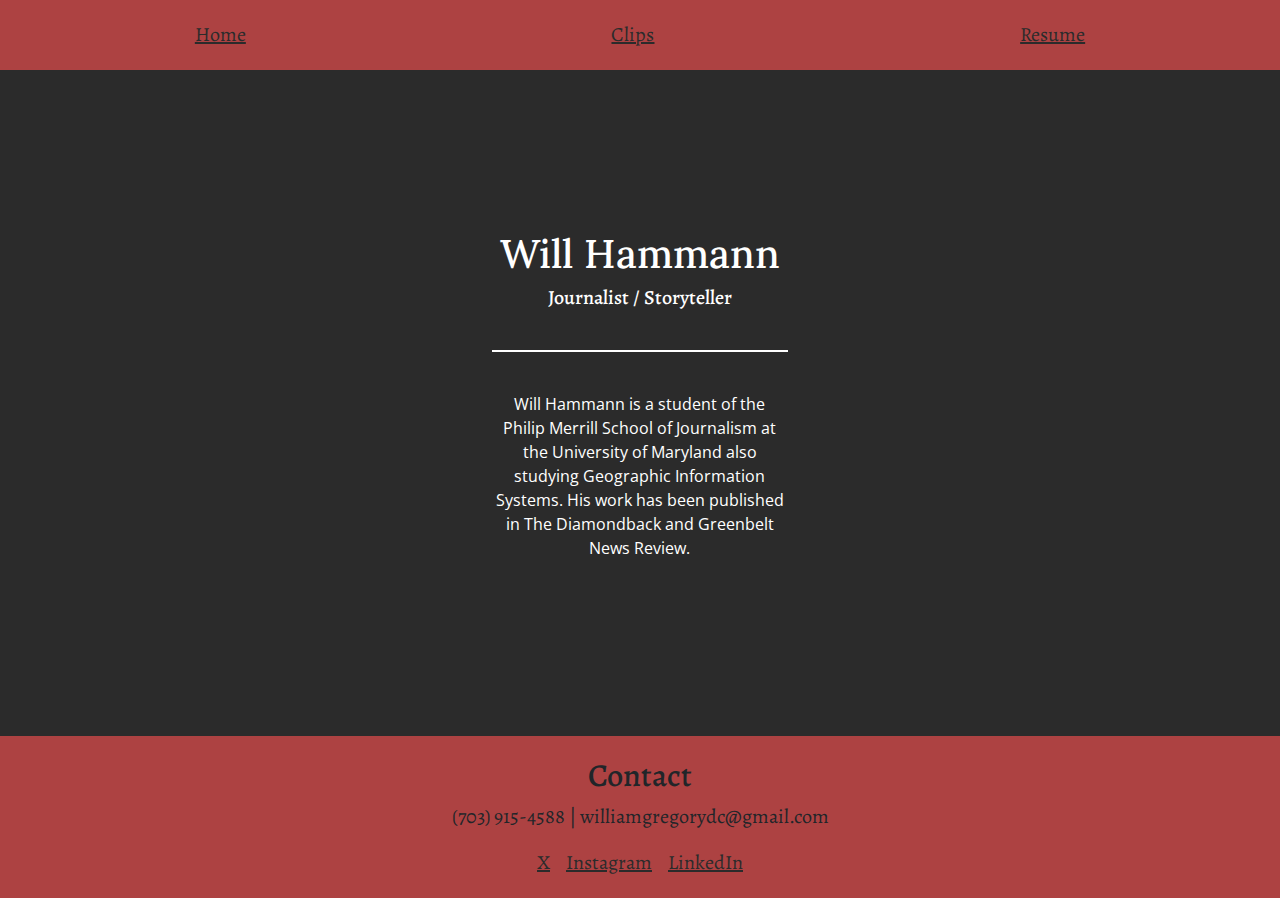
<file: index.html>
<!DOCTYPE html>
<html lang="en">
<head>
    <meta charset="UTF-8">
    <meta name="viewport" content="width=device-width, initial-scale=1.0">
    <title>Will Hammann</title>
   <!-- bootstrap js --> 
   <script src="https://cdn.jsdelivr.net/npm/@popperjs/core@2.11.8/dist/umd/popper.min.js" integrity="sha384-I7E8VVD/ismYTF4hNIPjVp/Zjvgyol6VFvRkX/vR+Vc4jQkC+hVqc2pM8ODewa9r" crossorigin="anonymous"></script>
   <script src="https://cdn.jsdelivr.net/npm/bootstrap@5.3.3/dist/js/bootstrap.min.js" integrity="sha384-0pUGZvbkm6XF6gxjEnlmuGrJXVbNuzT9qBBavbLwCsOGabYfZo0T0to5eqruptLy" crossorigin="anonymous"></script>
    <!-- bootstrap css -->
    <link href="https://cdn.jsdelivr.net/npm/bootstrap@5.3.3/dist/css/bootstrap.min.css" rel="stylesheet" integrity="sha384-QWTKZyjpPEjISv5WaRU9OFeRpok6YctnYmDr5pNlyT2bRjXh0JMhjY6hW+ALEwIH" crossorigin="anonymous">
    <!-- custom css -->
    <link rel="stylesheet" href="site/css/style.css">
    <!-- fonts Lora, Alegreya, Open Sans -->
    <link rel="preconnect" href="https://fonts.googleapis.com">
    <link rel="preconnect" href="https://fonts.gstatic.com" crossorigin>
    <link href="https://fonts.googleapis.com/css2?family=Alegreya:ital,wght@0,400..900;1,400..900&family=Lora:ital,wght@0,400..700;1,400..700&family=Open+Sans:ital,wght@0,300..800;1,300..800&display=swap" rel="stylesheet">
</head>
<body>
    <header>
        <nav class="d-flex justify-content-around gap-3">
            <a href="#">Home</a>
            <a href="/clips/">Clips</a>
            <a href="/resume/">Resume</a>
        </nav>
    </header>
    <main class="home">
        <div class="container text-center">
            <div class="row justify-content-center">
                <div class="col-lg-4">
                    <h1>Will Hammann</h1>
                    <h2>Journalist / Storyteller</h2>
                    <hr>
                    <p>Will Hammann is a student of the Philip Merrill School of Journalism at the University of Maryland also studying Geographic Information Systems. His work has been published in The Diamondback and Greenbelt News Review. </p>
                </div>
            </div>
        </div>
    </main>
    <footer>
        <div class="container text-center">
            <div class="row justify-content-center">
                <div class="col-12">
                    <h2>Contact</h2>
                    <p>(703) 915-4588 | williamgregorydc@gmail.com</p>
                    <nav class="d-flex justify-content-center gap-3">
                        <a href="#">X</a>
                        <a href="#">Instagram</a>
                        <a href="#">LinkedIn</a>
                    </nav>
                </div>
            </div>
        </div>
    </footer>
</body>
</html>
</file>
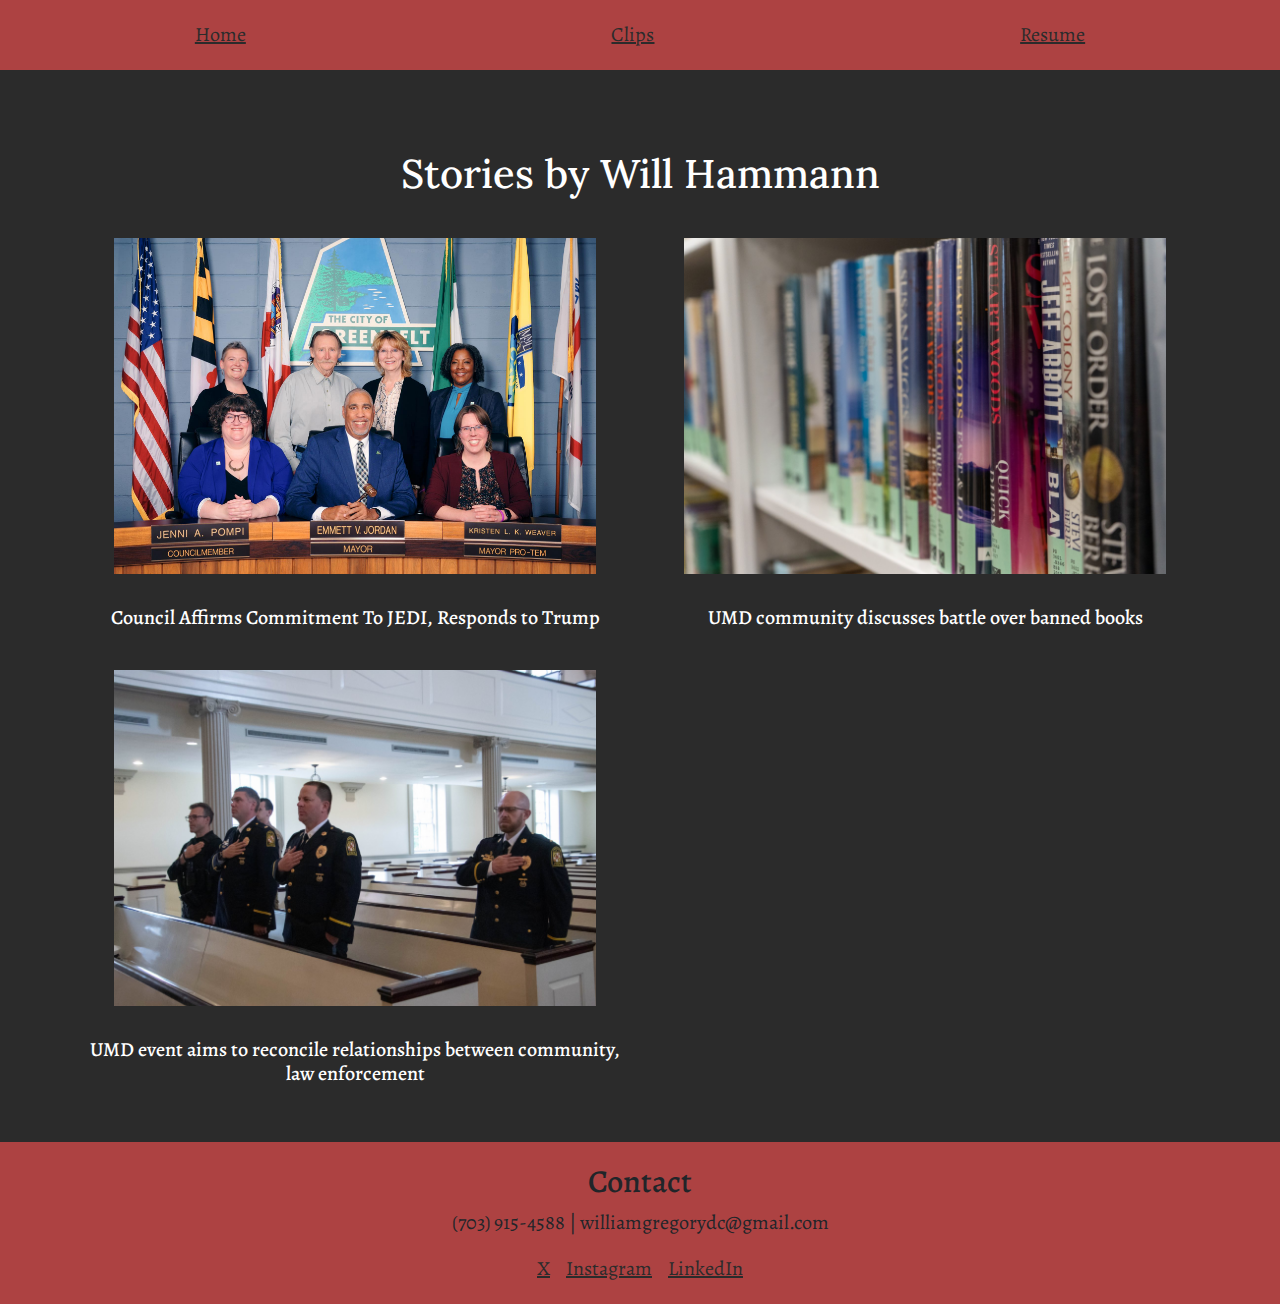
<file: clips/index.html>
<!DOCTYPE html>
<html lang="en">
<head>
    <meta charset="UTF-8">
    <meta name="viewport" content="width=device-width, initial-scale=1.0">
    <title>Clips</title>
   <!-- bootstrap js --> 
   <script src="https://cdn.jsdelivr.net/npm/@popperjs/core@2.11.8/dist/umd/popper.min.js" integrity="sha384-I7E8VVD/ismYTF4hNIPjVp/Zjvgyol6VFvRkX/vR+Vc4jQkC+hVqc2pM8ODewa9r" crossorigin="anonymous"></script>
   <script src="https://cdn.jsdelivr.net/npm/bootstrap@5.3.3/dist/js/bootstrap.min.js" integrity="sha384-0pUGZvbkm6XF6gxjEnlmuGrJXVbNuzT9qBBavbLwCsOGabYfZo0T0to5eqruptLy" crossorigin="anonymous"></script>
    <!-- bootstrap css -->
    <link href="https://cdn.jsdelivr.net/npm/bootstrap@5.3.3/dist/css/bootstrap.min.css" rel="stylesheet" integrity="sha384-QWTKZyjpPEjISv5WaRU9OFeRpok6YctnYmDr5pNlyT2bRjXh0JMhjY6hW+ALEwIH" crossorigin="anonymous">
    <!-- custom css -->
    <link rel="stylesheet" href="../site/css/style.css">
    <!--fonts Lora, Alegreya, Open Sans-->
    <link rel="preconnect" href="https://fonts.googleapis.com">
    <link rel="preconnect" href="https://fonts.gstatic.com" crossorigin>
    <link href="https://fonts.googleapis.com/css2?family=Alegreya:ital,wght@0,400..900;1,400..900&family=Lora:ital,wght@0,400..700;1,400..700&family=Open+Sans:ital,wght@0,300..800;1,300..800&display=swap" rel="stylesheet">
</head>
<body>
    <header>
        <nav class="d-flex justify-content-around gap-3">
            <a href="../">Home</a>
            <a href="#">Clips</a>
            <a href="../resume/">Resume</a>
        </nav>
    </header>
    <main>
        <div class="container text-center">
            <div class="row justify-content-center">
                <h1 class="h1">Stories by Will Hammann</h1>
                <div class="col-lg-6 col-md-6 mb-4">
                    <a href="https://www.greenbeltnewsreview.com/news-stories/council-affirms-commitment-to-jedi-responds-to-trump/">
                        <img src="../site/img/greenbeltcouncil.jpg" alt="Council affirms commitment to jedi" class="img-fluid">
                    </a>
                    <h2>Council Affirms Commitment To JEDI, Responds to Trump</h2>
                    <a href="https://dbknews.com/2023/10/09/blessings-of-the-badge-umpd-reconciliation/">
                        <img src="../site/img/badgeblessing.jpg" alt="Blessings of the badge" class="img-fluid">
                    </a>
                    <h2>UMD event aims to reconcile relationships between community, law enforcement</h2>
                </div>
                <div class="col-lg-6 col-md-6 mb-4">
                    <a href="https://dbknews.com/2023/10/23/banned-book-teach-in/">
                        <img src="../site/img/bookbanteach-in.jpeg" alt="Banned books teach-in" class="img-fluid">
                    </a>
                    <h2>UMD community discusses battle over banned books</h2>
                </div>
                <div class="col-lg-6 col-md-6 mb-4">
                    
                </div>
            </div>
        </div>
    </main>
    <footer>
        <div class="container text-center">
            <div class="row justify-content-center">
                <div class="col-12">
                    <h2>Contact</h2>
                    <p>(703) 915-4588 | williamgregorydc@gmail.com</p>
                    <nav class="d-flex justify-content-center gap-3">
                        <a href="#">X</a>
                        <a href="#">Instagram</a>
                        <a href="#">LinkedIn</a>
                    </nav>
                </div>
            </div>
        </div>
    </footer>
</body>
</html>
</file>
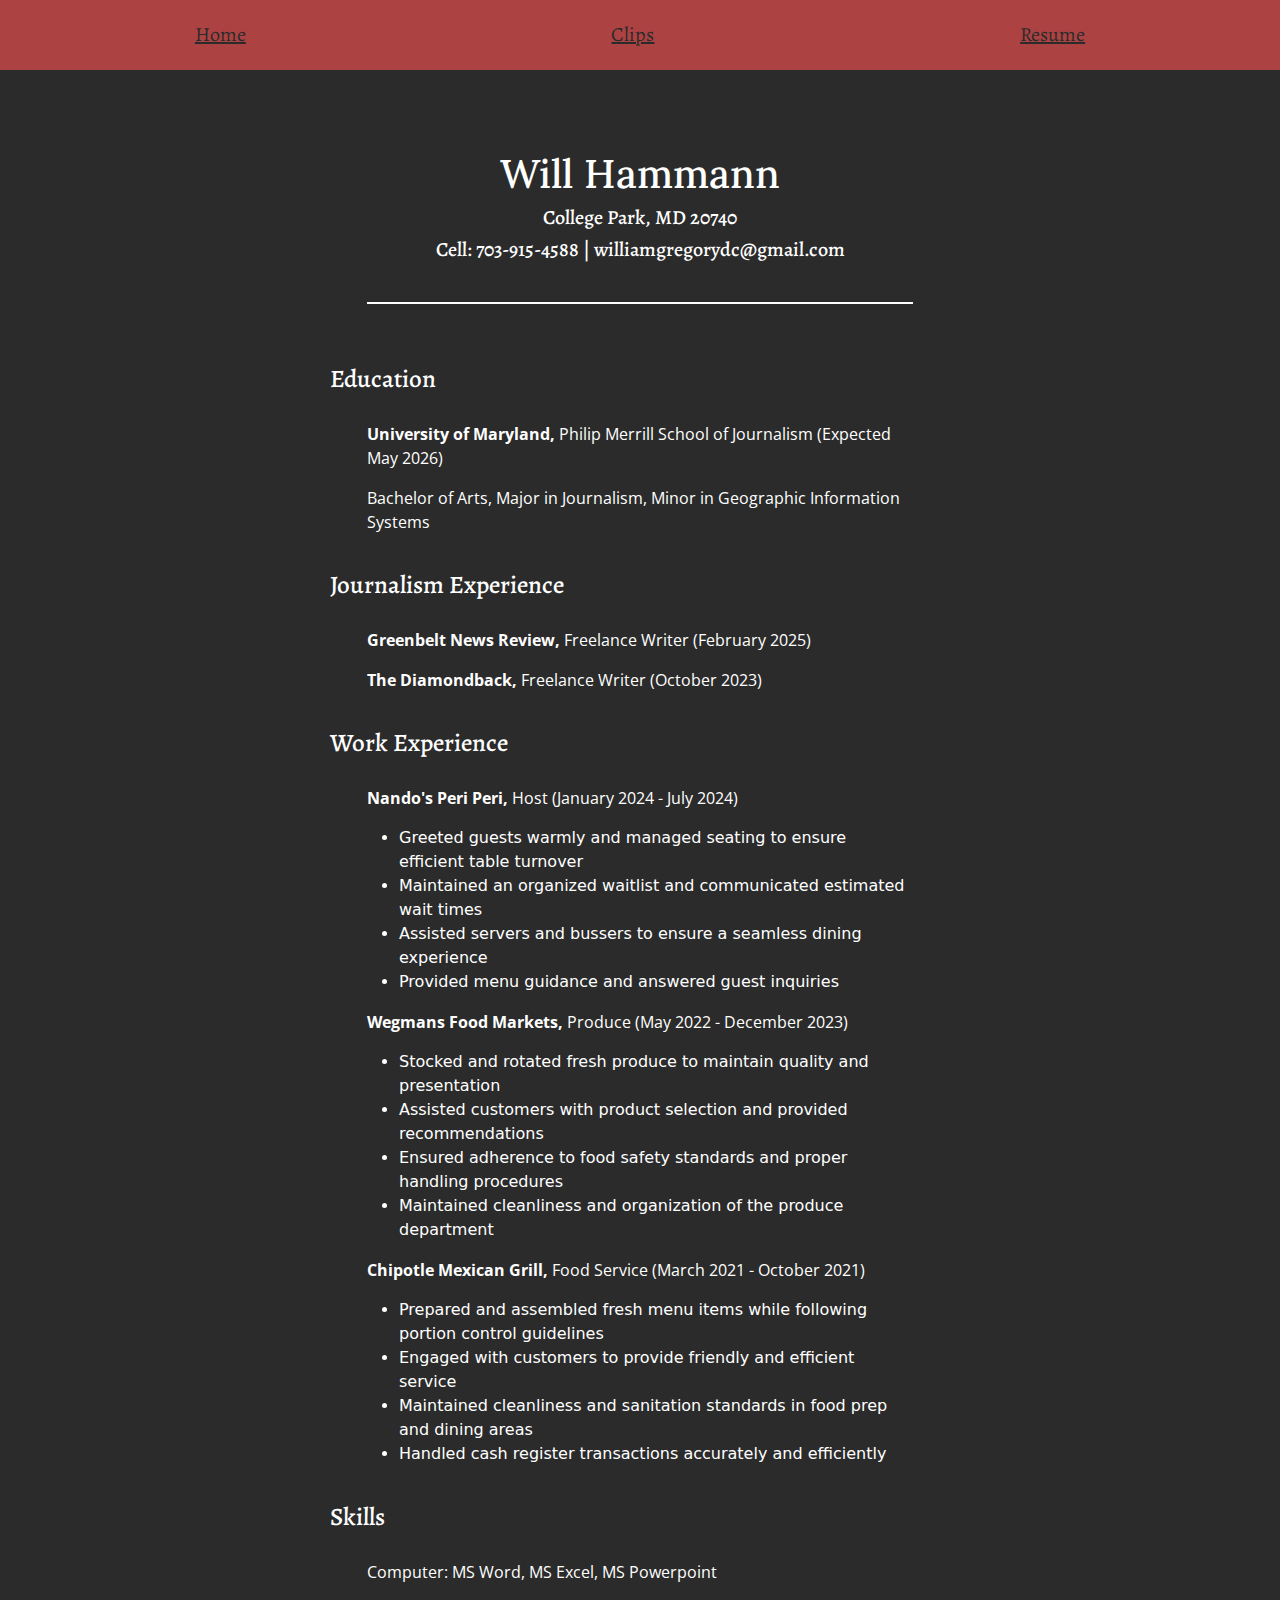
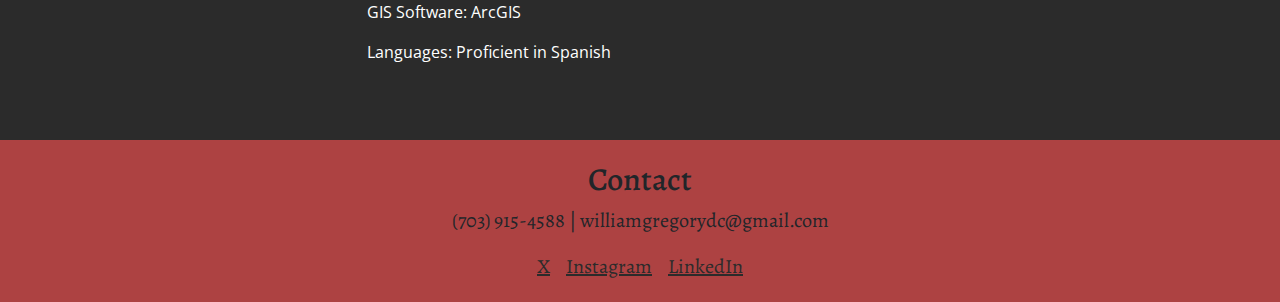
<file: resume/index.html>
<!DOCTYPE html>
<html lang="en">
<head>
    <meta charset="UTF-8">
    <meta name="viewport" content="width=device-width, initial-scale=1.0">
    <title>Resume</title>
   <!-- bootstrap js --> 
   <script src="https://cdn.jsdelivr.net/npm/@popperjs/core@2.11.8/dist/umd/popper.min.js" integrity="sha384-I7E8VVD/ismYTF4hNIPjVp/Zjvgyol6VFvRkX/vR+Vc4jQkC+hVqc2pM8ODewa9r" crossorigin="anonymous"></script>
   <script src="https://cdn.jsdelivr.net/npm/bootstrap@5.3.3/dist/js/bootstrap.min.js" integrity="sha384-0pUGZvbkm6XF6gxjEnlmuGrJXVbNuzT9qBBavbLwCsOGabYfZo0T0to5eqruptLy" crossorigin="anonymous"></script>
    <!-- bootstrap css -->
    <link href="https://cdn.jsdelivr.net/npm/bootstrap@5.3.3/dist/css/bootstrap.min.css" rel="stylesheet" integrity="sha384-QWTKZyjpPEjISv5WaRU9OFeRpok6YctnYmDr5pNlyT2bRjXh0JMhjY6hW+ALEwIH" crossorigin="anonymous">
    <!-- custom css -->
    <link rel="stylesheet" href="../site/css/style.css">
    <!--fonts Lora, Alegreya, Open Sans-->
    <link rel="preconnect" href="https://fonts.googleapis.com">
    <link rel="preconnect" href="https://fonts.gstatic.com" crossorigin>
    <link href="https://fonts.googleapis.com/css2?family=Alegreya:ital,wght@0,400..900;1,400..900&family=Lora:ital,wght@0,400..700;1,400..700&family=Open+Sans:ital,wght@0,300..800;1,300..800&display=swap" rel="stylesheet">
</head>
<body>
    <header>
        <nav class="d-flex justify-content-around gap-3">
            <a href="../">Home</a>
            <a href="../clips/">Clips</a>
            <a href="#">Resume</a>
        </nav>
    </header>
    <main>
        <div class="container text-center">
            <div class="row justify-content-center">
                <div class="col-md-6">
                    <h1 class="h1">Will Hammann</h1>
                    <h2>College Park, MD 20740</h2>
                    <h2>Cell: 703-915-4588 | williamgregorydc@gmail.com</h2>
                    <hr> 
                    <div class="text-start resume">
                        <h2>Education</h2>
                        <p><b>University of Maryland, </b>Philip Merrill School of Journalism (Expected May 2026)</p>
                        <p>Bachelor of Arts, Major in Journalism, Minor in Geographic Information Systems</p>
                        <h2>Journalism Experience</h2>
                        <p><b>Greenbelt News Review, </b>Freelance Writer (February 2025)</p>
                        <p><b>The Diamondback, </b>Freelance Writer (October 2023)</p>
                        <h2>Work Experience</h2>
                        <p><b>Nando's Peri Peri, </b>Host (January 2024 - July 2024)</p>
                        <ul>
                            <li>Greeted guests warmly and managed seating to ensure efficient table turnover
                            </li>
                            <li>Maintained an organized waitlist and communicated estimated wait times
                            </li>
                            <li>Assisted servers and bussers to ensure a seamless dining experience
                            </li>
                            <li>Provided menu guidance and answered guest inquiries
                            </li>
                        </ul>
                        <p><b>Wegmans Food Markets, </b>Produce (May 2022 - December 2023)</p>
                        <ul>
                            <li>Stocked and rotated fresh produce to maintain quality and presentation
                            </li>
                            <li>Assisted customers with product selection and provided recommendations
                            </li>
                            <li>Ensured adherence to food safety standards and proper handling procedures
                            </li>
                            <li>Maintained cleanliness and organization of the produce department
                            </li>
                        </ul>
                        <p><b>Chipotle Mexican Grill, </b>Food Service (March 2021 - October 2021)</p>
                        <ul>
                            <li>Prepared and assembled fresh menu items while following portion control guidelines
                            </li>
                            <li>Engaged with customers to provide friendly and efficient service
                            </li>
                            <li>Maintained cleanliness and sanitation standards in food prep and dining areas
                            </li>
                            <li>Handled cash register transactions accurately and efficiently
                            </li>
                        </ul>
                        <h2>Skills</h2>
                        <p>Computer: MS Word, MS Excel, MS Powerpoint</p>
                        <p>GIS Software: ArcGIS</p>
                        <p>Languages: Proficient in Spanish</p>
                    </div>
                </div>
            </div>
        </div>                
    </main>
    <footer>
        <div class="container text-center">
            <div class="row justify-content-center">
                <div class="col-12">
                    <h2>Contact</h2>
                    <p>(703) 915-4588 | williamgregorydc@gmail.com</p>
                    <nav class="d-flex justify-content-center gap-3">
                        <a href="#">X</a>
                        <a href="#">Instagram</a>
                        <a href="#">LinkedIn</a>
                    </nav>
                </div>
            </div>
        </div>
    </footer>
</body>
</html>
</file>
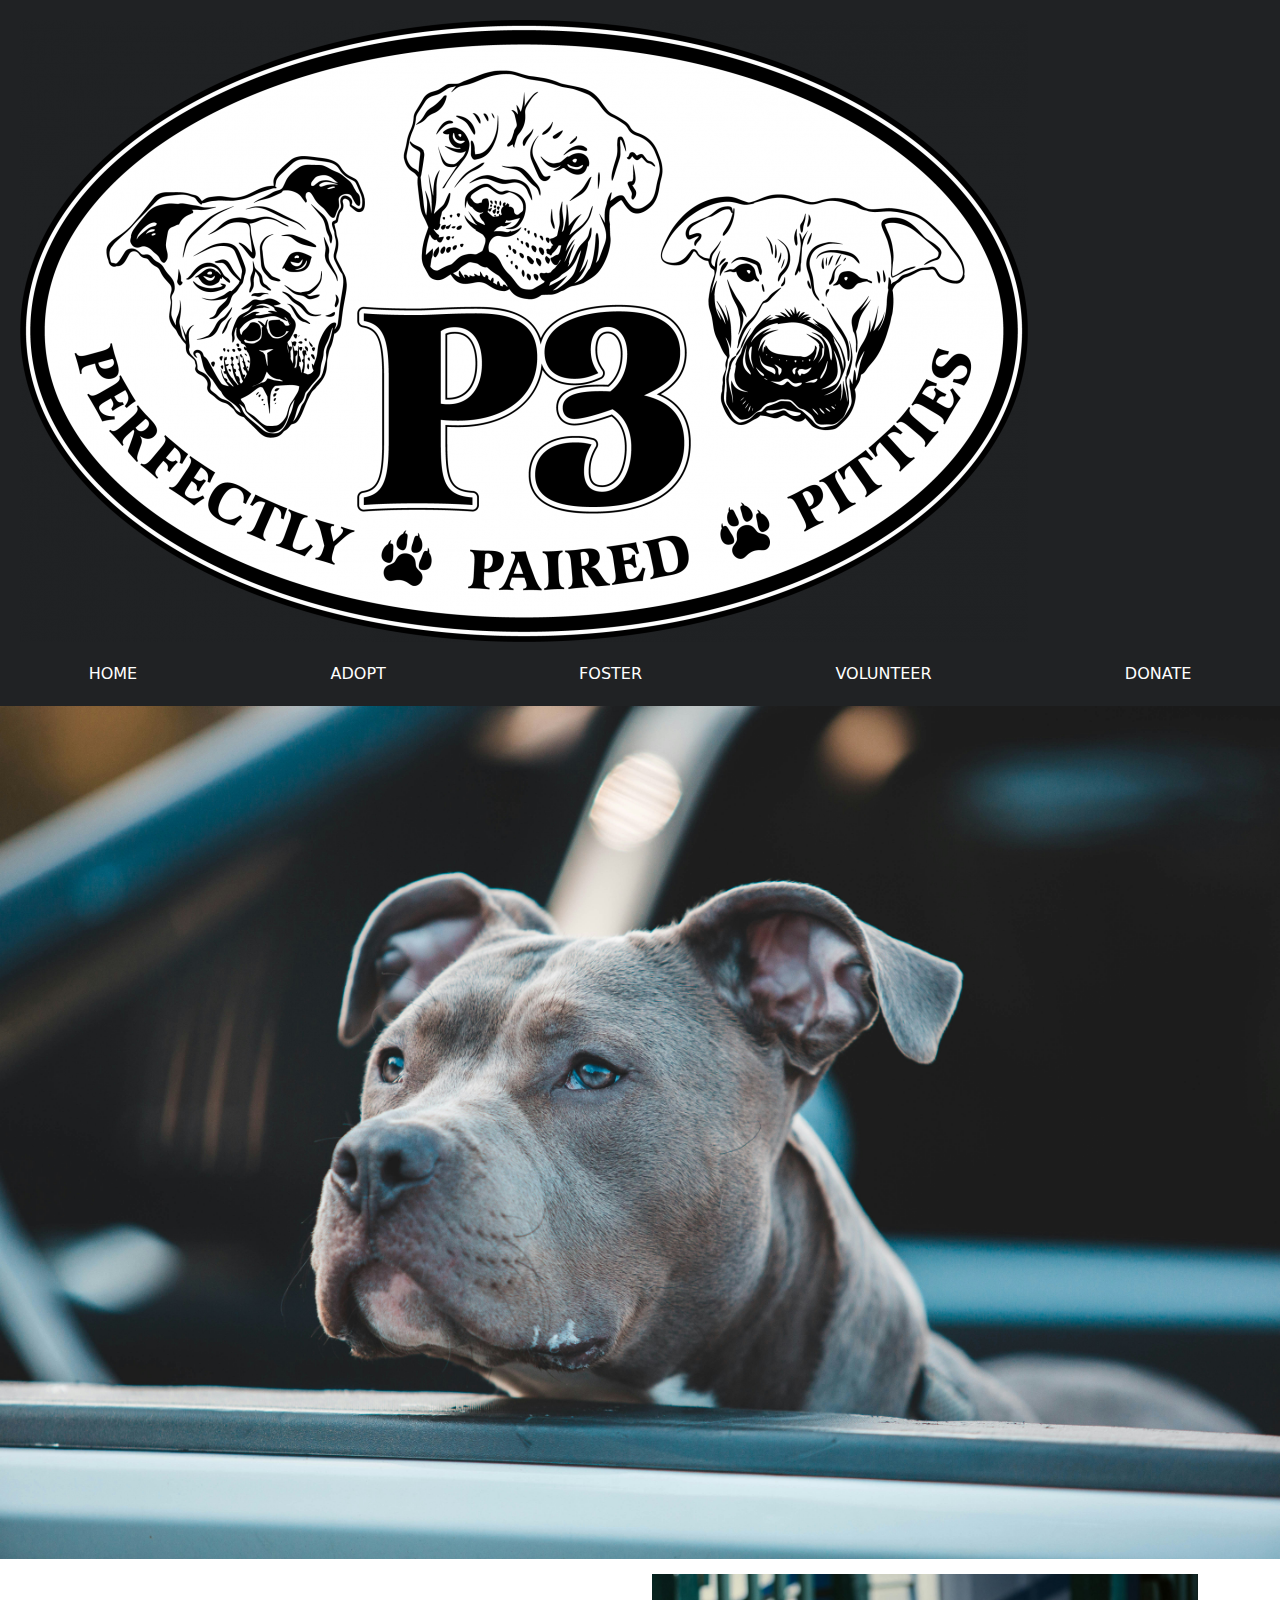
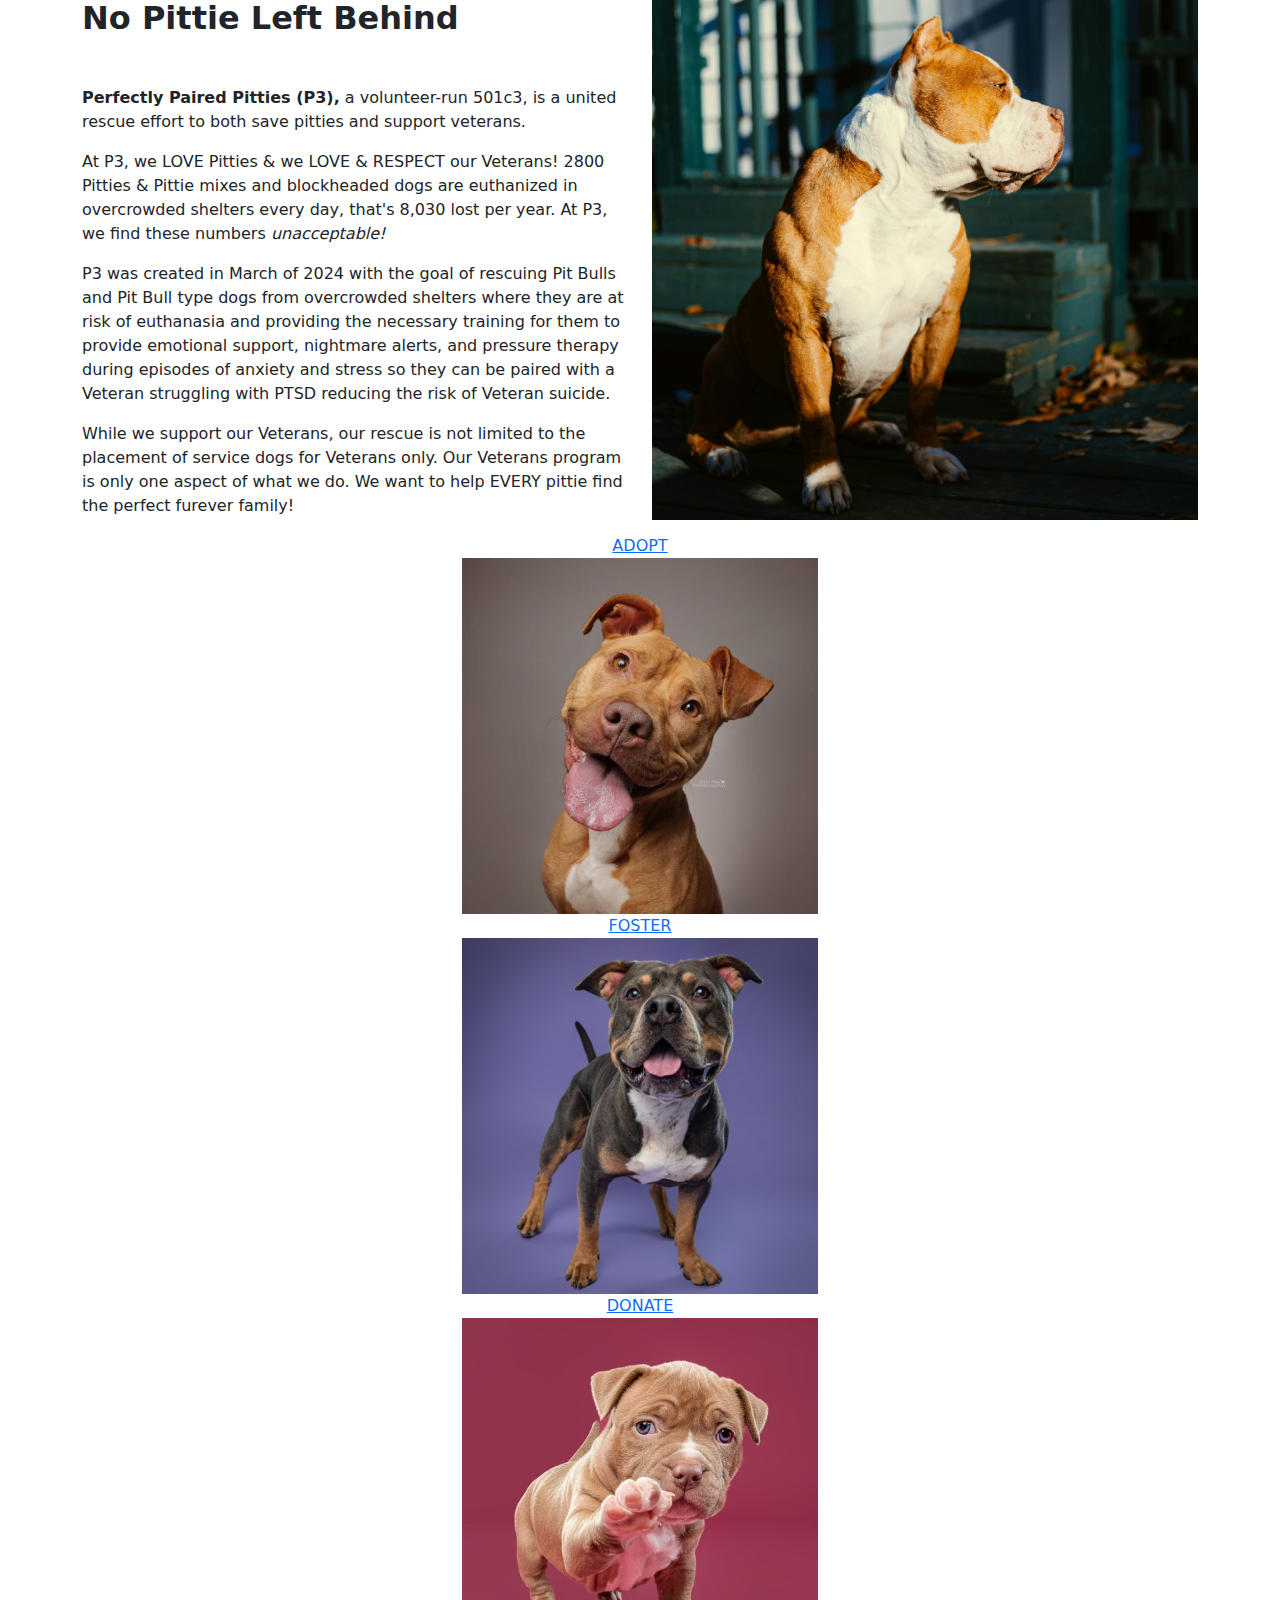
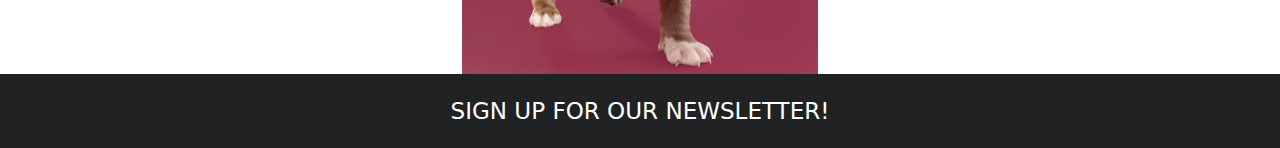
<file: projects/business/index.html>
<!DOCTYPE html>
<html lang="en">
<head>
    <meta charset="UTF-8">
    <meta name="viewport" content="width=device-width, initial-scale=1.0">
    <title>Perfectly Paired Pitties</title>
   <!-- bootstrap js --> 
   <script src="https://cdn.jsdelivr.net/npm/@popperjs/core@2.11.8/dist/umd/popper.min.js" integrity="sha384-I7E8VVD/ismYTF4hNIPjVp/Zjvgyol6VFvRkX/vR+Vc4jQkC+hVqc2pM8ODewa9r" crossorigin="anonymous"></script>
   <script src="https://cdn.jsdelivr.net/npm/bootstrap@5.3.3/dist/js/bootstrap.min.js" integrity="sha384-0pUGZvbkm6XF6gxjEnlmuGrJXVbNuzT9qBBavbLwCsOGabYfZo0T0to5eqruptLy" crossorigin="anonymous"></script>
    <!-- bootstrap css -->
    <link href="https://cdn.jsdelivr.net/npm/bootstrap@5.3.3/dist/css/bootstrap.min.css" rel="stylesheet" integrity="sha384-QWTKZyjpPEjISv5WaRU9OFeRpok6YctnYmDr5pNlyT2bRjXh0JMhjY6hW+ALEwIH" crossorigin="anonymous">
    <!-- custom css -->
    <link rel="stylesheet" href="css/style.css">
    <!--roboto google font-->
    <link rel="preconnect" href="https://fonts.googleapis.com">
    <link rel="preconnect" href="https://fonts.gstatic.com" crossorigin>
    <link href="https://fonts.googleapis.com/css2?family=Roboto:ital,wght@0,100..900;1,100..900&display=swap" rel="stylesheet">
</head>
<body>
    <header>
        <img src="img/p3logo.png" class="img-fluid" alt="logo">
            <nav class="d-flex justify-content-around gap-3">
                <a href="index.html">HOME</a>
                <a href="index.html">ADOPT</a>
                <a href="index.html">FOSTER</a>
                <a href="index.html">VOLUNTEER</a>
                <a href="index.html">DONATE</a>
            </nav>   
    </header>
    <main>
        <img src="img/pitt-1.jpg" class="img-fluid" alt="dog">
        <div class="container">
            <div class="row align-items-center">
                <div class="col-lg-6">
                    <h2>No Pittie Left Behind</h2>
                    <p><b>Perfectly Paired Pitties (P3),</b> a volunteer-run 501c3, is a united rescue effort to both save pitties and support veterans.</p>
                    <p>At P3, we LOVE Pitties & we LOVE & RESPECT our Veterans! 2800 Pitties & Pittie mixes and blockheaded dogs are euthanized in overcrowded shelters every day, that's 8,030 lost per year. At P3, we find these numbers <i>unacceptable!</i></p>
                    <p>P3 was created in March of 2024 with the goal of rescuing Pit Bulls and Pit Bull type dogs from overcrowded shelters where they are at risk of euthanasia and providing the necessary training for them to provide emotional support, nightmare alerts, and pressure therapy during episodes of anxiety and stress so they can be paired with a Veteran struggling with PTSD reducing the risk of Veteran suicide.</p>
                    <p>While we support our Veterans, our rescue is not limited to the placement of service dogs for Veterans only. Our Veterans program is only one aspect of what we do. We want to help EVERY pittie find the perfect furever family!</p>
                </div>
                <div class="col-lg-6 d-flex justify-content-center">
                <img src="img/pitt-3.jpg" class="img-fluid" alt="dog">
                </div>
            </div>
        </div>
        <div class="container text-center">
            <div class="row justify-content-center">
                <div class="col-lg-4">
                    <a href="index.html">ADOPT</a>
                    <img src="img/kiyu.png" class="img-fluid">
                    <a href="index.html">FOSTER</a>
                    <img src="img/tee.jpg" class="img-fluid">
                    <a href="index.html">DONATE</a>
                    <img src="img/ariel.jpeg" class="img-fluid">
                </div>
            </div>
        </div>
    </main>
    <footer>
        <a href="index.html">SIGN UP FOR OUR NEWSLETTER!</a>
    </footer>
</body>
</html>
</file>
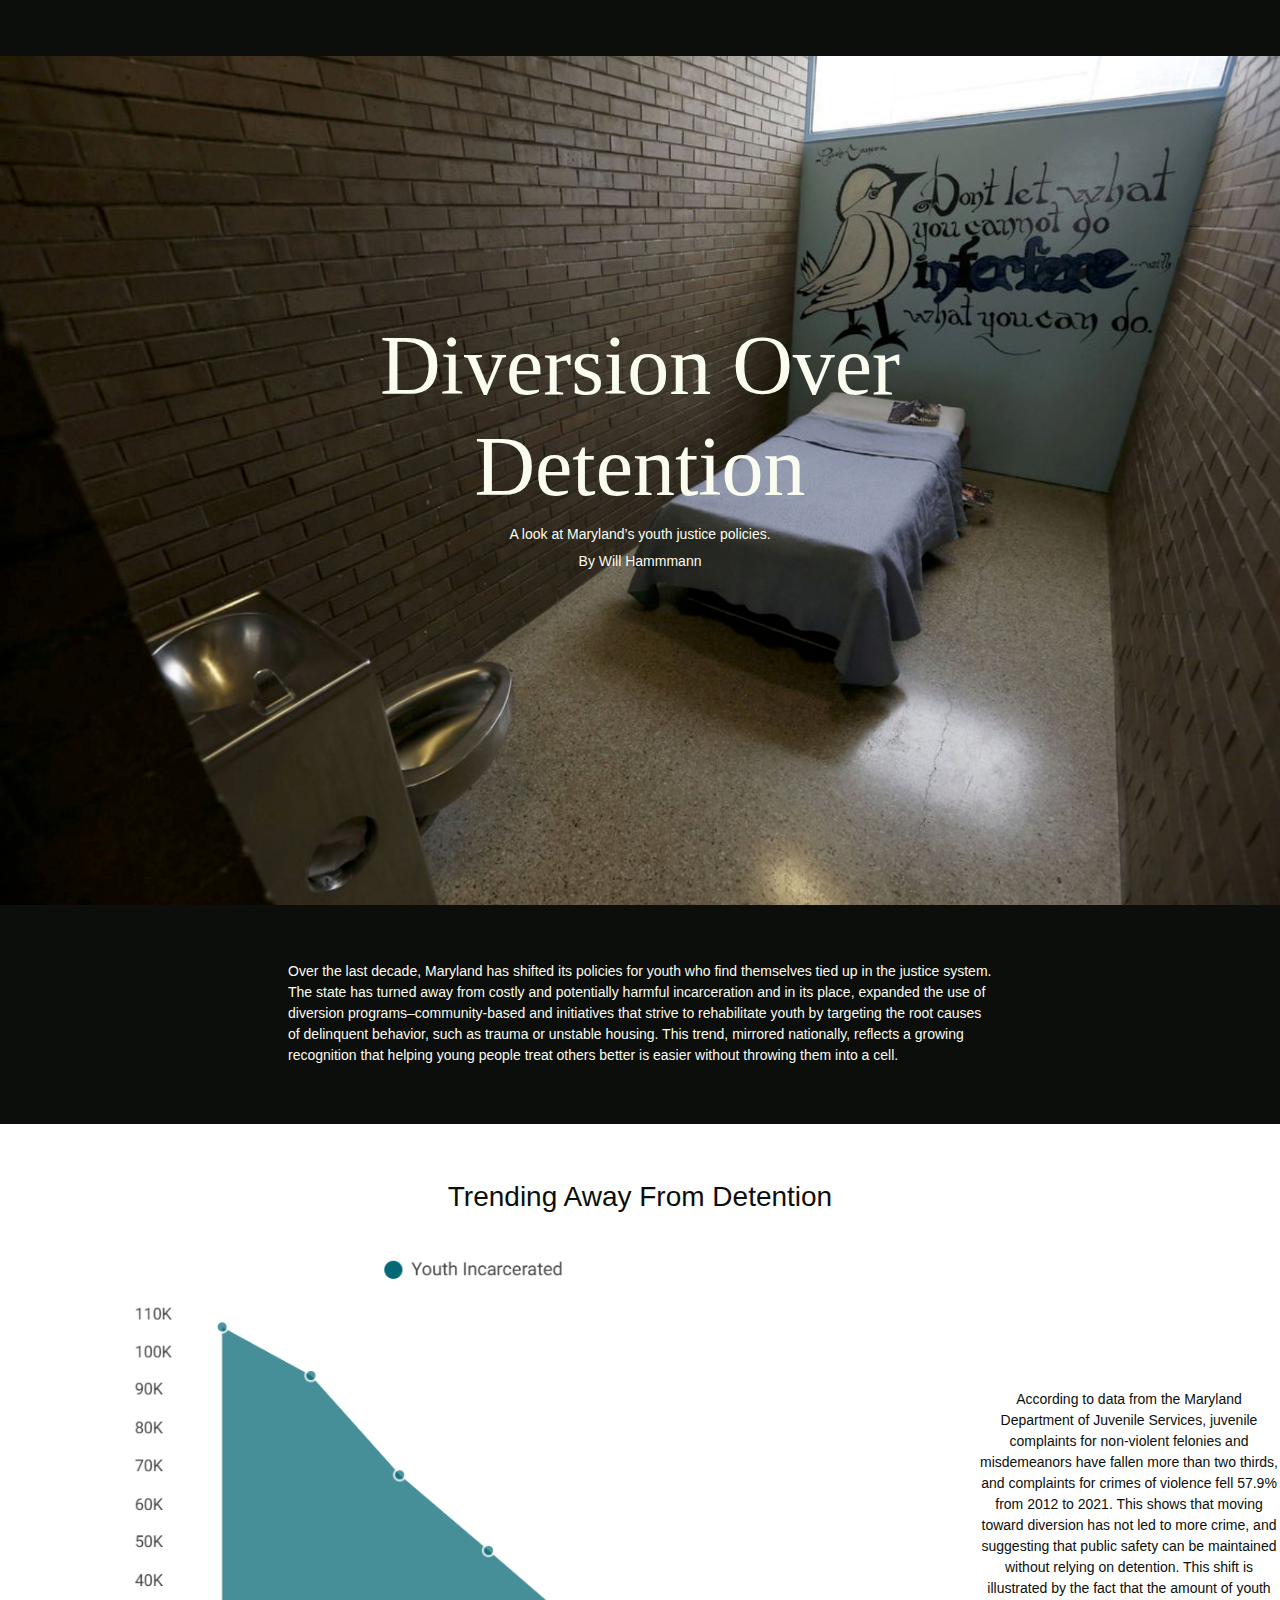
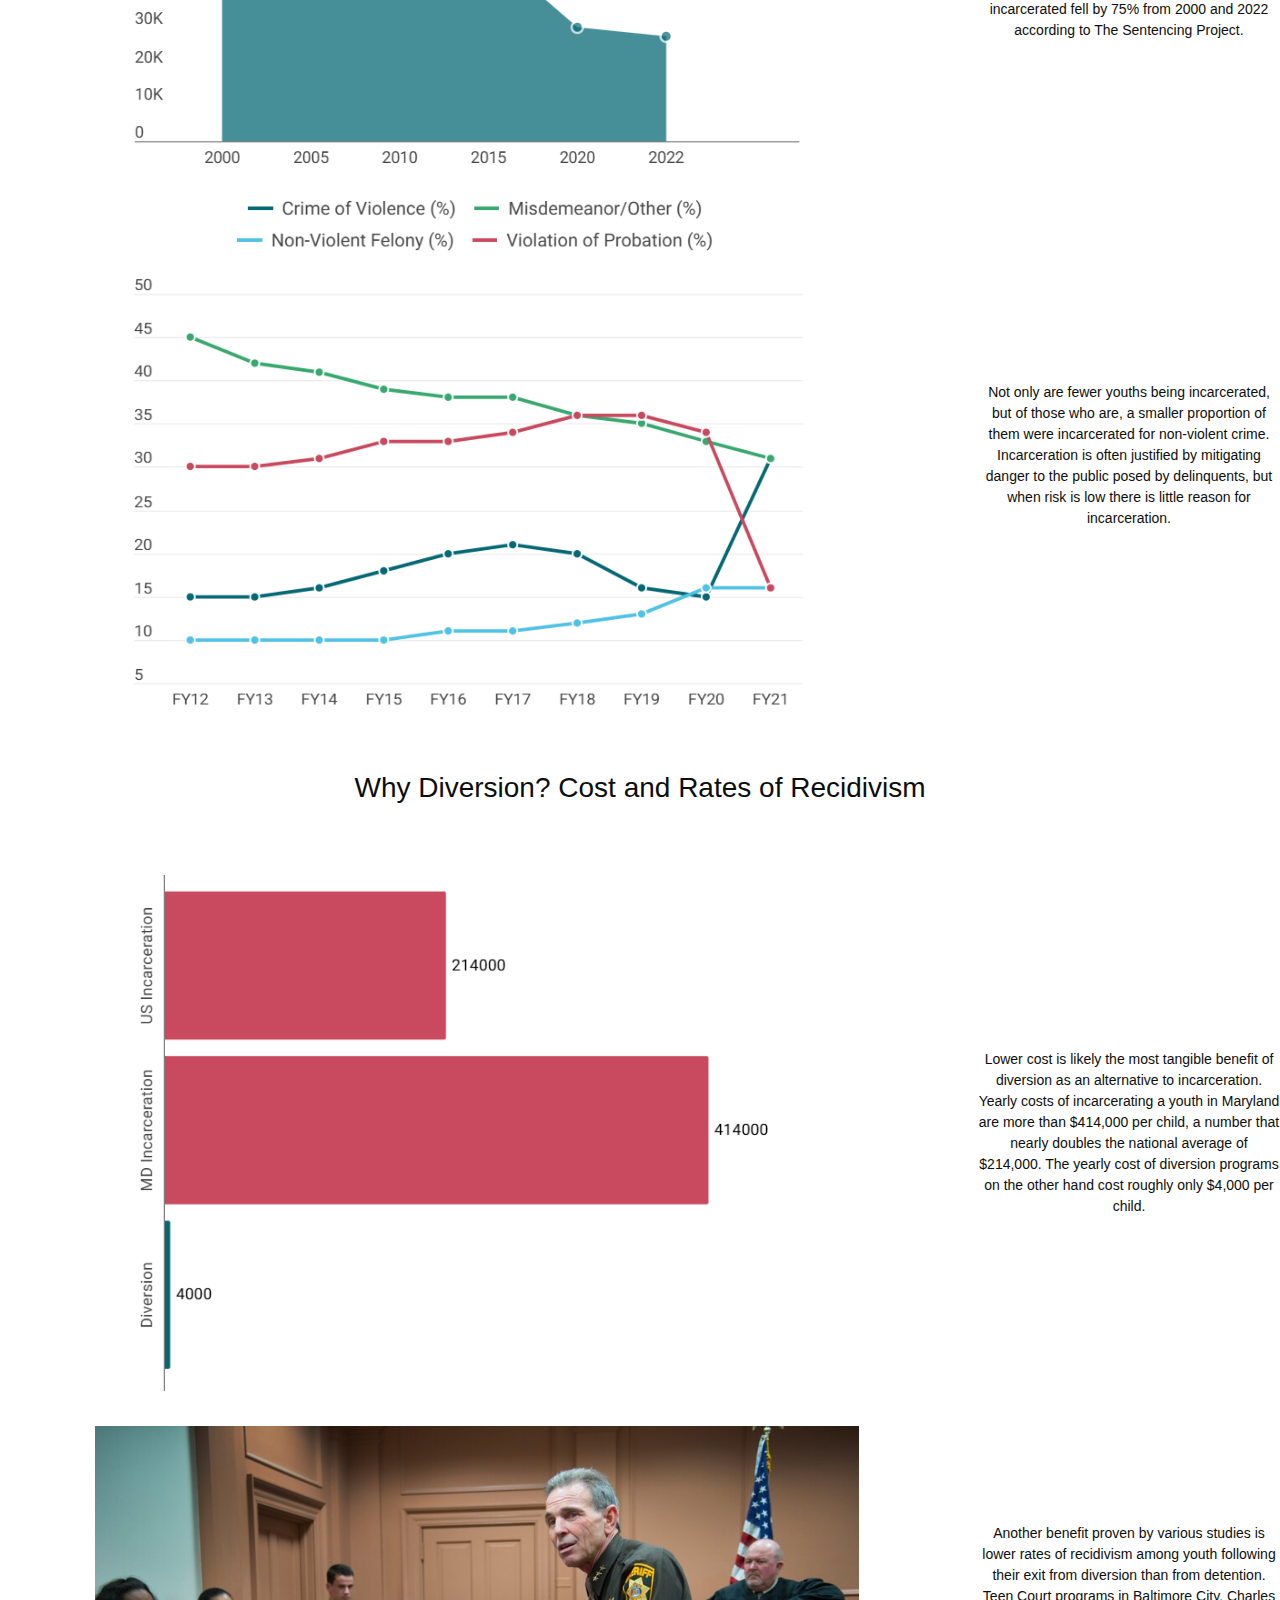
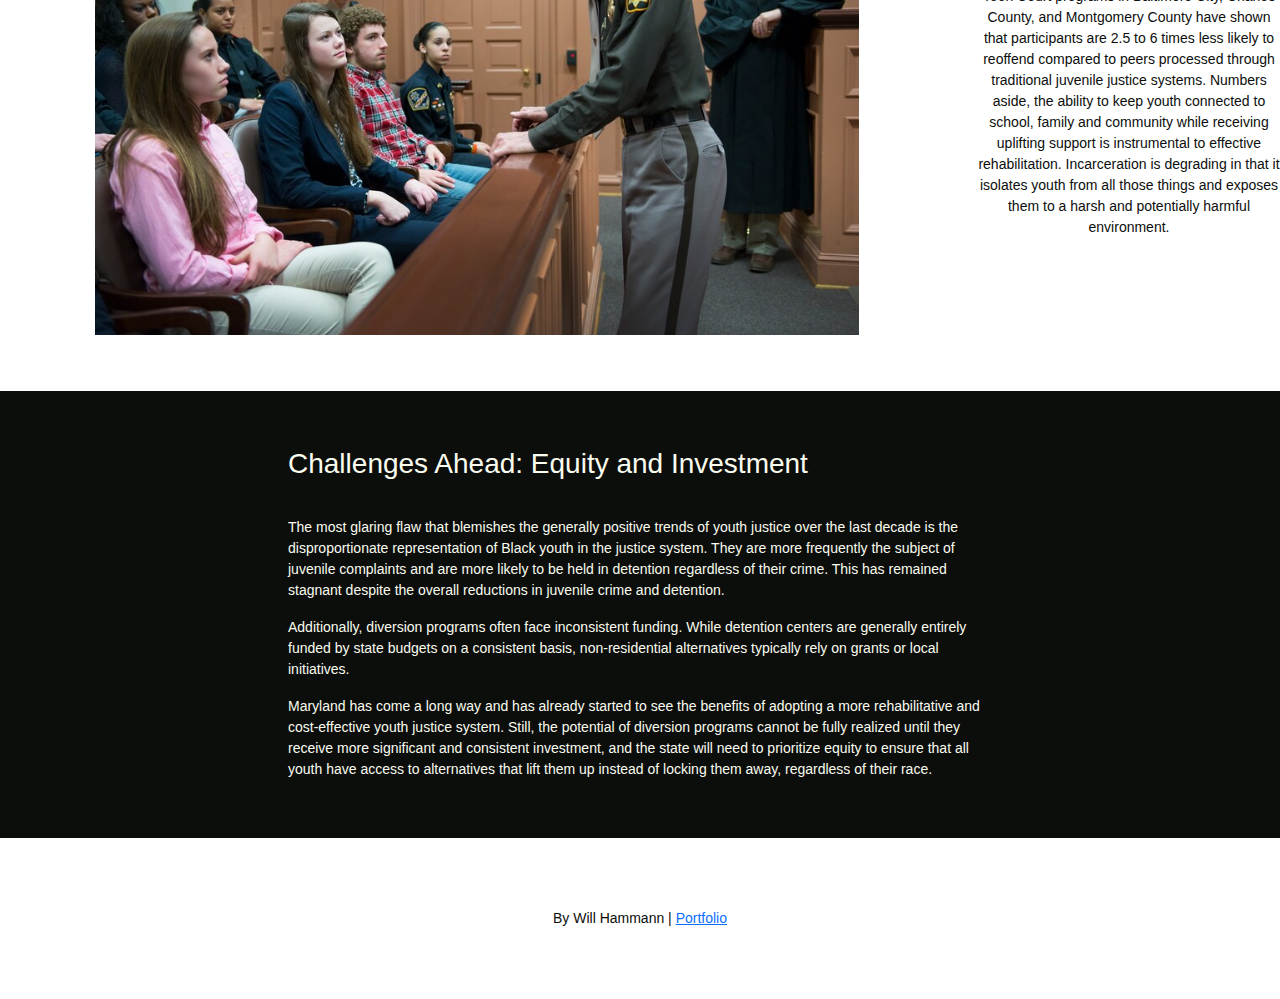
<file: projects/final/index.html>
<!DOCTYPE html>
<html lang="en">
<head>
    <meta charset="UTF-8">
    <meta name="viewport" content="width=device-width, initial-scale=1.0">
    <title>Diversion Over Detention</title>
   <!-- bootstrap js --> 
   <script src="https://cdn.jsdelivr.net/npm/@popperjs/core@2.11.8/dist/umd/popper.min.js" integrity="sha384-I7E8VVD/ismYTF4hNIPjVp/Zjvgyol6VFvRkX/vR+Vc4jQkC+hVqc2pM8ODewa9r" crossorigin="anonymous"></script>
   <script src="https://cdn.jsdelivr.net/npm/bootstrap@5.3.3/dist/js/bootstrap.min.js" integrity="sha384-0pUGZvbkm6XF6gxjEnlmuGrJXVbNuzT9qBBavbLwCsOGabYfZo0T0to5eqruptLy" crossorigin="anonymous"></script>
    <!-- bootstrap css -->
    <link href="https://cdn.jsdelivr.net/npm/bootstrap@5.3.3/dist/css/bootstrap.min.css" rel="stylesheet" integrity="sha384-QWTKZyjpPEjISv5WaRU9OFeRpok6YctnYmDr5pNlyT2bRjXh0JMhjY6hW+ALEwIH" crossorigin="anonymous">
    <!-- custom css -->
    <link rel="stylesheet" href="css/style.css">
</head>
<body>
    <header>
        <img src="img/detention_cell.webp" alt="cell" class="img-fluid">
        <div class="centered-text">
            <h1>Diversion Over Detention</h1>
            <h2>A look at Maryland’s youth justice policies.</h2>
            <p>By Will Hammmann</p>
        </div>
    </header>
    <main>
        <section class="container">
            <p>Over the last decade, Maryland has shifted its policies for youth who find themselves tied up in the justice system. The state has turned away from costly and potentially harmful incarceration and in its place, expanded the use of diversion programs–community-based and initiatives that strive to rehabilitate youth by targeting the root causes of delinquent behavior, such as trauma or unstable housing. This trend, mirrored nationally, reflects a growing recognition that helping young people treat others better is easier without throwing them into a cell.</p>
        </section>
        <section class="graphics text-center">
            <h3>Trending Away From Detention</h3>
            <div class="row">
                <div class="col-lg-9">
                    <img src="img/final_line_incarcerationsdrop.png" alt="chart" class="img-fluid">
                </div>
                <div class="col-lg-3 d-flex align-items-center">
                    <p class="mb-0">According to data from the Maryland Department of Juvenile Services, juvenile complaints for non-violent felonies and misdemeanors have fallen more than two thirds, and complaints for crimes of violence fell 57.9% from 2012 to 2021. This shows that moving toward diversion has not led to more crime, and suggesting that public safety can be maintained without relying on detention. This shift is illustrated by the fact that the amount of youth incarcerated fell by 75% from 2000 and 2022 according to The Sentencing Project. </p>
                </div>
            </div>
            <div class="row">
                <div class="col-lg-9">
                    <img src="img/Final_line_non-violent_commitments.png" alt="chart" class="img-fluid">
                </div>
                <div class="col-lg-3 d-flex align-items-center">
                    <p class="mb-0">Not only are fewer youths being incarcerated, but of those who are, a smaller proportion of them were incarcerated for non-violent crime. Incarceration is often justified by mitigating danger to the public posed by delinquents, but when risk is low there is little reason for incarceration.</p>
                </div>
            </div>
            <br><br>
            <h3>Why Diversion? Cost and Rates of Recidivism</h3>
            <div class="row">
                <div class="col-lg-9">
                    <img src="img/final_cost.png" alt="chart" class="img-fluid">
                </div>
                <div class="col-lg-3 d-flex align-items-center">
                    <p class="mb-0">Lower cost is likely the most tangible benefit of diversion as an alternative to incarceration. Yearly costs of incarcerating a youth in Maryland are more than $414,000 per child, a number that nearly doubles the national average of $214,000. The yearly cost of diversion programs on the other hand cost roughly only $4,000 per child.</p>
                </div>
            </div>
            <div class="row">
                <div class="col-lg-9">
                    <img src="img/teen_court.jpg" alt="teen court" class="img-fluid">
                </div>
                <div class="col-lg-3 d-flex align-items-center">
                    <p class="mb-0">Another benefit proven by various studies is lower rates of recidivism among youth following their exit from diversion than from detention. Teen Court programs in Baltimore City, Charles County, and Montgomery County have shown that participants are 2.5 to 6 times less likely to reoffend compared to peers processed through traditional juvenile justice systems. Numbers aside, the ability to keep youth connected to school, family and community while receiving uplifting support is instrumental to effective rehabilitation. Incarceration is degrading in that it isolates youth from all those things and exposes them to a harsh and potentially harmful environment. </p>
                </div>
            </div>
        </section>
        <section class="container">
            <h3>Challenges Ahead: Equity and Investment</h3>
            <p>The most glaring flaw that blemishes the generally positive trends of youth justice over the last decade is the disproportionate representation of Black youth in the justice system. They are more frequently the subject of juvenile complaints and are more likely to be held in detention regardless of their crime. This has remained stagnant despite the overall reductions in juvenile crime and detention.</p>
            <p>Additionally, diversion programs often face inconsistent funding. While detention centers are generally entirely funded by state budgets on a consistent basis, non-residential alternatives typically rely on grants or local initiatives.</p>
            <p>Maryland has come a long way and has already started to see the benefits of adopting a more rehabilitative and cost-effective youth justice system. Still, the potential of diversion programs cannot be fully realized until they receive more significant and consistent investment, and the state will need to prioritize equity to ensure that all youth have access to alternatives that lift them up instead of locking them away, regardless of their race.</p>
        </section>
    </main>
    <footer>
        <div class="container text-center">
        <p>By Will Hammann | <a href="https://github.com/willhammann/willhammann.github.io">Portfolio</a></p>
        </div>
    </footer>
</body>
</html>
</file>
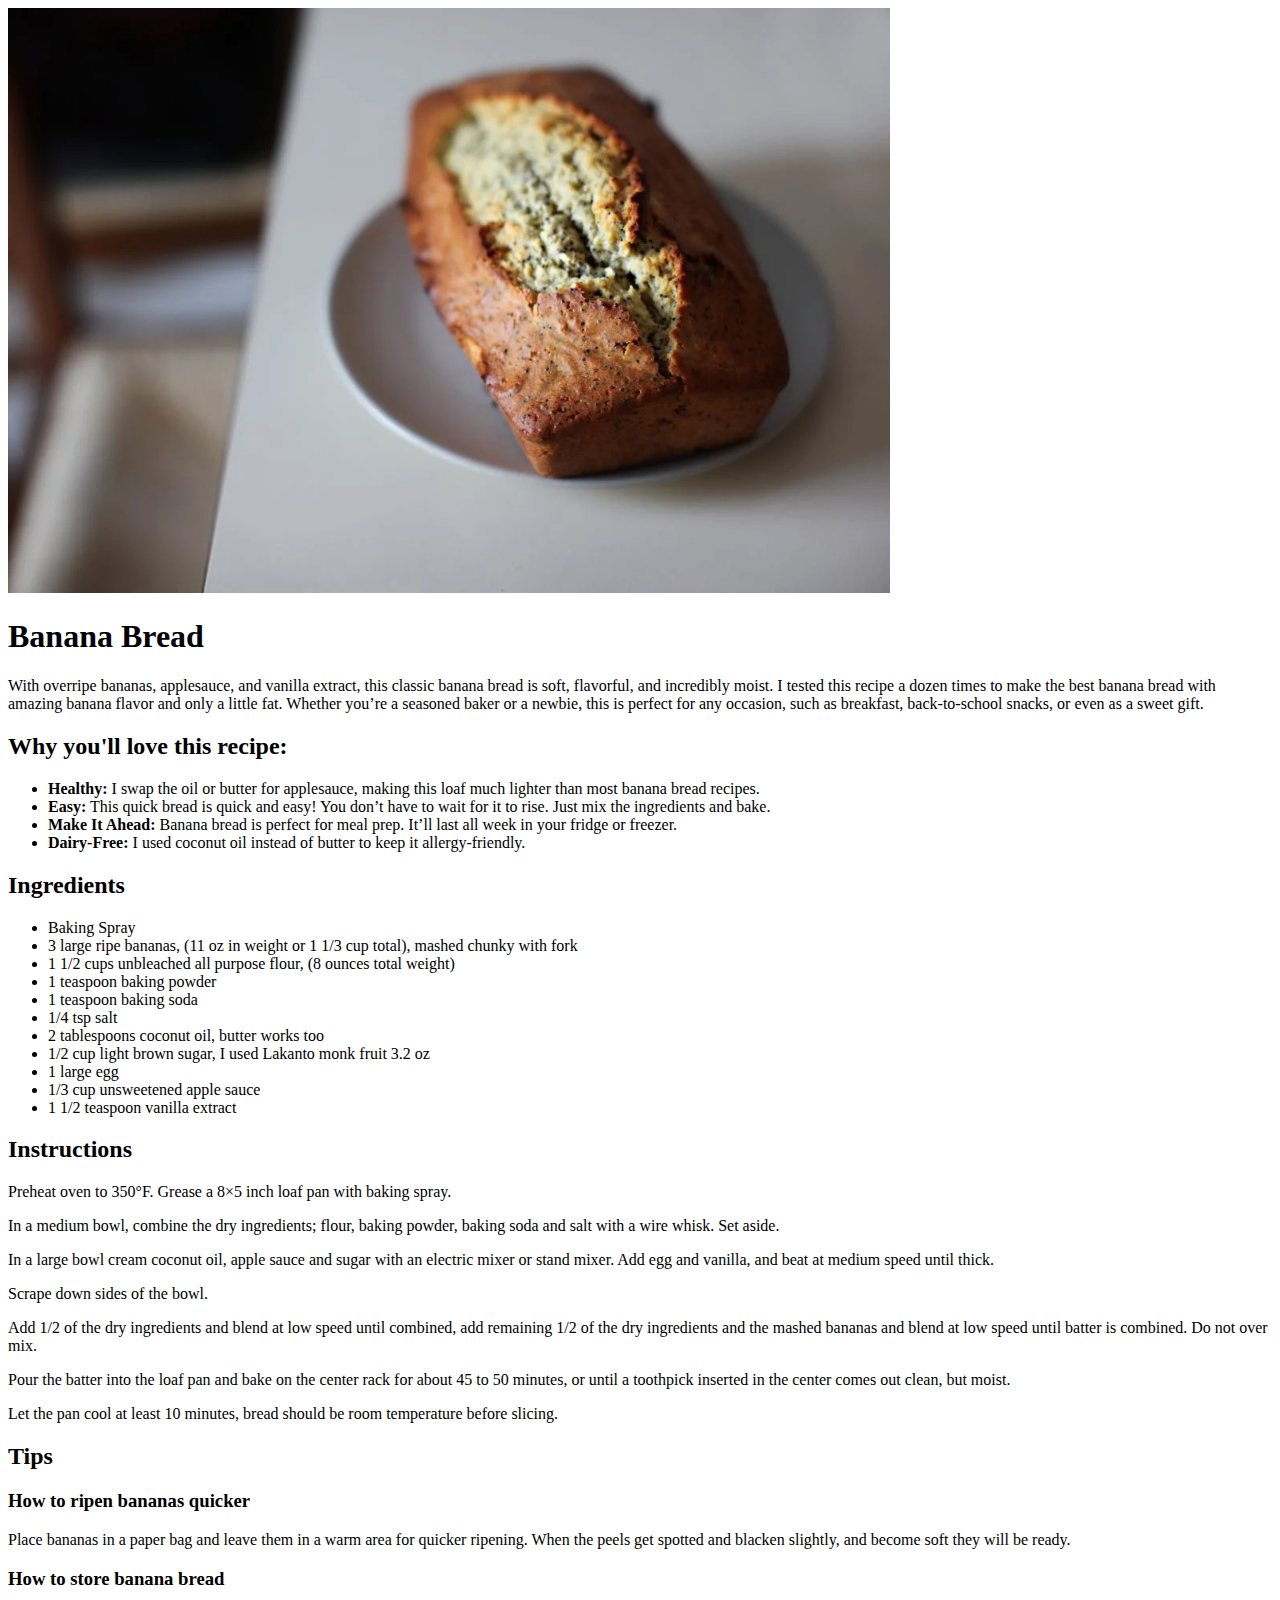
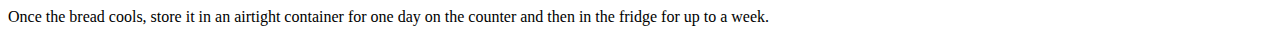
<file: projects/recipe/index.html>
<!DOCTYPE html>
<html lang="en">

<head>
    <meta charset="UTF-8">
    <meta name="viewport" content="width=device-width, initial-scale=1.0">
    <title>Document</title>
</head>

<body>
    <img src="img/bananabread.png" alt="Banana bread">
    <h1>Banana Bread</h1>
    <p>With overripe bananas, applesauce, and vanilla extract, this classic banana bread is soft, flavorful, and
        incredibly moist. I tested this recipe a dozen times to make the best banana bread with amazing banana flavor
        and only a little fat. Whether you’re a seasoned baker or a newbie, this is perfect for any occasion, such as
        breakfast, back-to-school snacks, or even as a sweet gift.</p>
    <h2>Why you'll love this recipe:</h2>
    <ul>
        <li><b>Healthy:</b> I swap the oil or butter for applesauce, making this loaf much lighter than most banana
            bread recipes.</li>
        <li><b>Easy:</b> This quick bread is quick and easy! You don’t have to wait for it to rise. Just mix the
            ingredients and bake.</li>
        <li><b>Make It Ahead:</b> Banana bread is perfect for meal prep. It’ll last all week in your fridge or freezer.
        </li>
        <li><b>Dairy-Free:</b> I used coconut oil instead of butter to keep it allergy-friendly.</li>
    </ul>
    <h2>Ingredients</h2>
    <ul>
        <li>Baking Spray</li>
        <li>3 large ripe bananas, (11 oz in weight or 1 1/3 cup total), mashed chunky with fork</li>
        <li>1 1/2 cups unbleached all purpose flour, (8 ounces total weight)</li>
        <li>1 teaspoon baking powder</li>
        <li>1 teaspoon baking soda</li>
        <li>1/4 tsp salt</li>
        <li>2 tablespoons coconut oil, butter works too</li>
        <li>1/2 cup light brown sugar, I used Lakanto monk fruit 3.2 oz</li>
        <li>1 large egg</li>
        <li>1/3 cup unsweetened apple sauce</li>
        <li>1 1/2 teaspoon vanilla extract</li>
    </ul>
    <h2>Instructions</h2>
    <p>Preheat oven to 350°F. Grease a 8×5 inch loaf pan with baking spray.</p>
    <p>In a medium bowl, combine the dry ingredients; flour, baking powder, baking soda and salt with a wire whisk. Set
        aside.</p>
    <p>In a large bowl cream coconut oil, apple sauce and sugar with an electric mixer or stand mixer. Add egg and
        vanilla, and beat at medium speed until thick.</p>
    <p>Scrape down sides of the bowl.</p>
    <p>Add 1/2 of the dry ingredients and blend at low speed until combined, add remaining 1/2 of the dry ingredients
        and the mashed bananas and blend at low speed until batter is combined. Do not over mix.</p>
    <p>Pour the batter into the loaf pan and bake on the center rack for about 45 to 50 minutes, or until a toothpick
        inserted in the center comes out clean, but moist.</p>
    <p>Let the pan cool at least 10 minutes, bread should be room temperature before slicing.</p>
    <h2>Tips</h2>
    <h3>How to ripen bananas quicker</h3>
    <p>Place bananas in a paper bag and leave them in a warm area for quicker ripening. When the peels get spotted and
        blacken slightly, and become soft they will be ready.</p>
    <h3>How to store banana bread</h3>
    <p>Once the bread cools, store it in an airtight container for one day on the counter and then in the fridge for up
        to a week.</p>
</body>

</html>
</file>
<file: site/css/style.css>
header, footer{
    background-color: #ad4242;
    font-size: 20px;
    font-family: "Alegreya", serif;
    padding: 1em;
}

header a, footer a {
    text-decoration: underline;
    color: #2b2b2b;
}

main {
    background-color: #2b2b2b;
    color: white;
}



.home {
    padding: 10em;
}

.h1 {
    padding: 2em 0 0 0;
}

img.img-fluid {
    width: 100%; 
    height: 400px; 
    object-fit: cover; 
    padding: 2em;
  }
  

h1 {
    font-family: "Lora", serif;
}

main h2 {
    font-family: "Alegreya", serif;
    font-size: 20px;
}

.resume h2 {
    font-family: "Alegreya", serif;
    font-size: 25px;
    padding: 20px 0px;
    margin-left: -1.5em;
}

main p {
    font-family: "Open Sans", sans-serif;
}

hr {
    border: none; 
    height: 2px;
    background-color: white; 
    width: 100%;
    margin: 40px 0;
    opacity: 1;
}

.resume {
    padding-bottom: 60px;
}
</file>
<file: projects/business/css/style.css>
header, header a {
    text-decoration: none;
    font-family: system-ui, -apple-system, BlinkMacSystemFont, 'Segoe UI', Roboto, Oxygen, Ubuntu, Cantarell, 'Open Sans', 'Helvetica Neue', sans-serif;
    color: white;
    background-color:#202224;
    padding-bottom: 10px;
}

header img {
    padding: 20px;
}
 
.main-text {
    padding-left: 100px;
    padding-bottom: 100px;

}

h2 {
    padding: 40px 0;
    font-weight: 700;
}

footer, footer a {
    text-decoration: none;
    font-family: system-ui, -apple-system, BlinkMacSystemFont, 'Segoe UI', Roboto, Oxygen, Ubuntu, Cantarell, 'Open Sans', 'Helvetica Neue', sans-serif;
    color: white;
    background-color:#202224;
    text-align: center;
    font-size: 1.2em;
    padding: 20px;
}
</file>
<file: projects/final/css/style.css>
h1 {
    font-family: "Georgia", serif;
    font-size: 6em;
}

h2 {
    font-family: "Helvetica", sans-serif;
    font-size: 1em;
}

h3 {
    font-family: "Helvetica", sans-serif;
    padding-bottom: 1em;
}

body, header {
    font-family: "Verdana", sans-serif;
    background-color: #0C0E0C;
    color: #FAFCEF;
    font-size: 14px;
}

header {
    position: relative;
    text-align: center;
    padding-top: 4em;
}

img {
    width: 100%;
    height: auto;
    max-width: 100%;
}

.graphics img {
    max-width: 100%;
    width: 100%; 
    height: auto;
}

@media (min-width: 992px) {
    .graphics img {
        width: 80%;
    }
}

.centered-text {
    position: absolute;
    top: 50%;
    left: 50%;
    transform: translate(-50%, -50%);
}

@media (max-width: 767px) {
    h1 {
        font-size: 3em;
    }
}

section.container {
    width: 55%;
    margin: 0 auto;
    padding: 4em 0 3em 0;
}

section.graphics {
    color: #0C0E0C;
    background-color: white;
    width: 100%;
    margin: 0 auto;
    padding: 4em 0 4em 0;
}


footer {
    font-family: "Verdana", sans-serif;
    color: #0C0E0C;
    background-color: white;
    margin: 0 auto;
    padding: 4em 0 4em 0;
}

footer p {
    width: 55%;
    margin: 0 auto;
    padding: 1em 0 1em 0;
}
</file>
